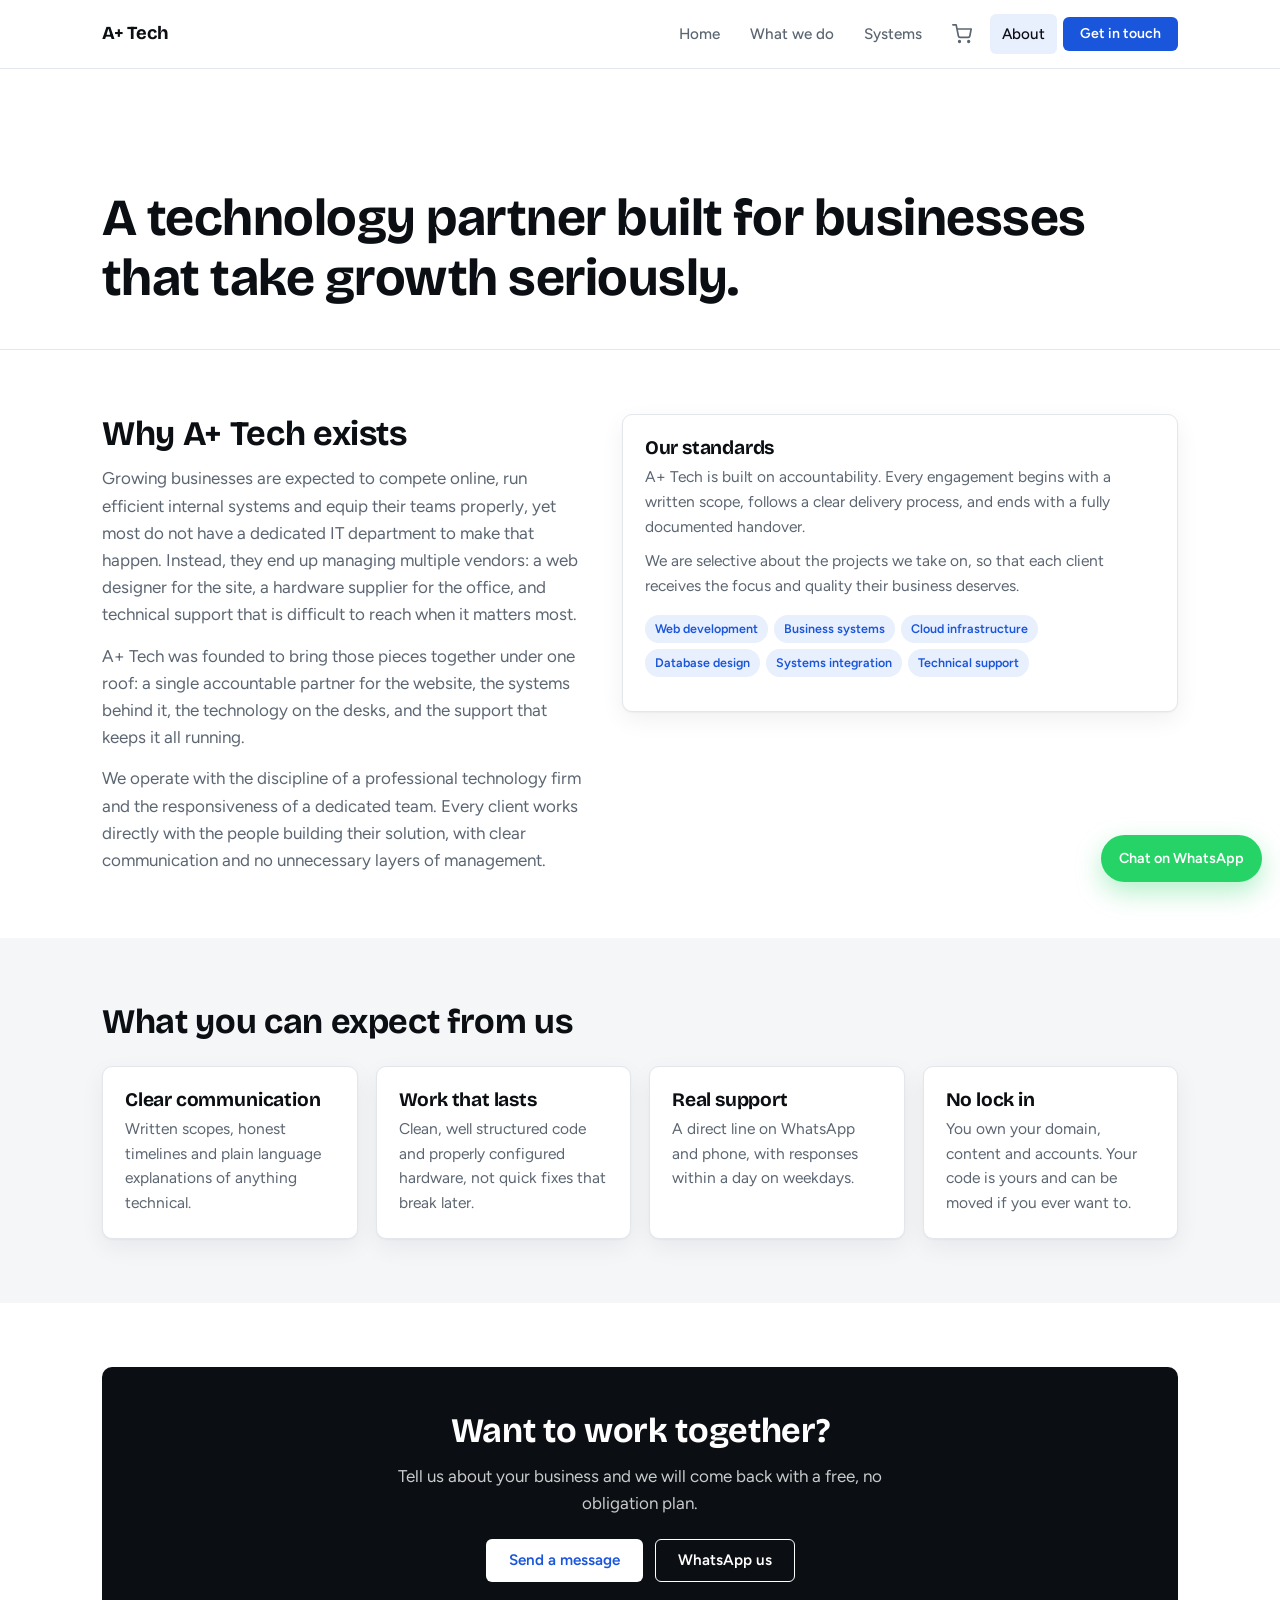
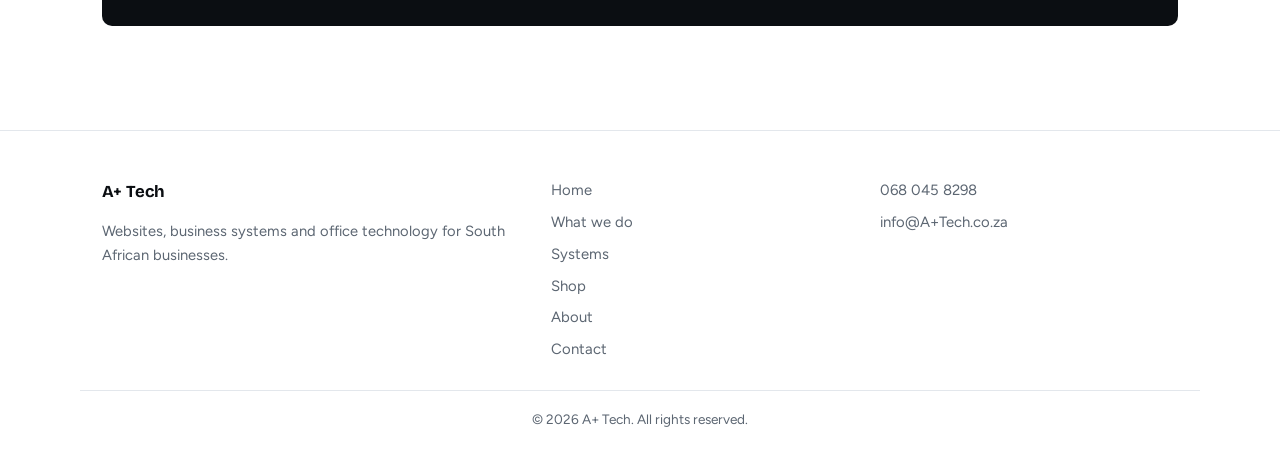
<file: about.html>
<!DOCTYPE html>
<html lang="en">
<head>
<meta charset="UTF-8">
<meta name="viewport" content="width=device-width,initial-scale=1">
<title>About | A+ Tech</title>
<meta name="description" content="A+ Tech is a South African technology company delivering websites, business systems and office technology to growing businesses.">
<link rel="preconnect" href="https://fonts.googleapis.com">
<link rel="preconnect" href="https://fonts.gstatic.com" crossorigin>
<link href="https://fonts.googleapis.com/css2?family=Bricolage+Grotesque:opsz,wght@12..96,600;12..96,700&family=Figtree:wght@400;500;600&display=swap" rel="stylesheet">
<link rel="stylesheet" href="styles.css">
</head>
<body>
<header>
  <div class="w bar">
    <a class="brand" href="index.html">A+ Tech</a>
    <nav>
      <a href="index.html">Home</a>
      <a href="services.html">What we do</a>
      <a href="systems.html">Systems</a>
      <a href="shop.html" aria-label="Shop">
        <svg xmlns="http://www.w3.org/2000/svg" width="20" height="20" viewBox="0 0 24 24" fill="none" stroke="currentColor" stroke-width="2" stroke-linecap="round" stroke-linejoin="round" style="display:block;"><circle cx="9" cy="21" r="1"></circle><circle cx="20" cy="21" r="1"></circle><path d="M1 1h4l2.68 13.39a2 2 0 0 0 2 1.61h9.72a2 2 0 0 0 2-1.61L23 6H6"></path></svg>
      </a>
      <a href="about.html" aria-current="page">About</a>
      <a class="btn sm" href="contact.html">Get in touch</a>
    </nav>
  </div>
</header>

<main>
  <section class="page-h">
    <div class="w">
      <h1>A technology partner built for businesses that take growth seriously.</h1>
    </div>
  </section>

  <section class="sec">
    <div class="w two">
      <div>
        <h2>Why A+ Tech exists</h2>
        <p class="muted">Growing businesses are expected to compete online, run efficient internal systems and equip their teams properly, yet most do not have a dedicated IT department to make that happen. Instead, they end up managing multiple vendors: a web designer for the site, a hardware supplier for the office, and technical support that is difficult to reach when it matters most.</p>
        <p class="muted" style="margin-top:14px">A+ Tech was founded to bring those pieces together under one roof: a single accountable partner for the website, the systems behind it, the technology on the desks, and the support that keeps it all running.</p>
        <p class="muted" style="margin-top:14px">We operate with the discipline of a professional technology firm and the responsiveness of a dedicated team. Every client works directly with the people building their solution, with clear communication and no unnecessary layers of management.</p>
      </div>
      <div class="card">
        <h3>Our standards</h3>
        <p>A+ Tech is built on accountability. Every engagement begins with a written scope, follows a clear delivery process, and ends with a fully documented handover.</p>
        <p class="muted" style="margin-top:10px">We are selective about the projects we take on, so that each client receives the focus and quality their business deserves.</p>
        <div class="chips" style="margin-top:16px">
          <span>Web development</span>
          <span>Business systems</span>
          <span>Cloud infrastructure</span>
          <span>Database design</span>
          <span>Systems integration</span>
          <span>Technical support</span>
        </div>
      </div>
    </div>
  </section>

  <section class="sec tint">
    <div class="w">
      <h2>What you can expect from us</h2>
      <div class="g" style="margin-top:24px">
        <div class="card"><h3>Clear communication</h3><p>Written scopes, honest timelines and plain language explanations of anything technical.</p></div>
        <div class="card"><h3>Work that lasts</h3><p>Clean, well structured code and properly configured hardware, not quick fixes that break later.</p></div>
        <div class="card"><h3>Real support</h3><p>A direct line on WhatsApp and phone, with responses within a day on weekdays.</p></div>
        <div class="card"><h3>No lock in</h3><p>You own your domain, content and accounts. Your code is yours and can be moved if you ever want to.</p></div>
      </div>
    </div>
  </section>

  <section class="sec">
    <div class="w">
      <div class="cta">
        <h2>Want to work together?</h2>
        <p>Tell us about your business and we will come back with a free, no obligation plan.</p>
        <div class="row" style="justify-content:center">
          <a class="btn alt" href="contact.html">Send a message</a>
          <a class="btn ghost" style="color:#fff;border-color:#fff" href="https://wa.me/27833842647">WhatsApp us</a>
        </div>
      </div>
    </div>
  </section>
</main>

<footer>
  <div class="w foot">
    <div>
      <strong>A+ Tech</strong>
      <p class="muted">Websites, business systems and office technology for South African businesses.</p>
    </div>
    <div>
      <a href="index.html">Home</a>
      <a href="services.html">What we do</a>
      <a href="systems.html">Systems</a>
      <a href="shop.html">Shop</a>
      <a href="about.html">About</a>
      <a href="contact.html">Contact</a>
    </div>
    <div>
      <a href="tel:+27680458298">068 045 8298</a>
      <a href="mailto:tyrontshabalala64@gmail.com">info@A+Tech.co.za</a>
      
    </div>
  </div>
  <p class="w copy">&copy; 2026 A+ Tech. All rights reserved.</p>
</footer>

<a class="wa" href="https://wa.me/27680458298" target="_blank" rel="noopener">Chat on WhatsApp</a>
</body>
</html>
</file>
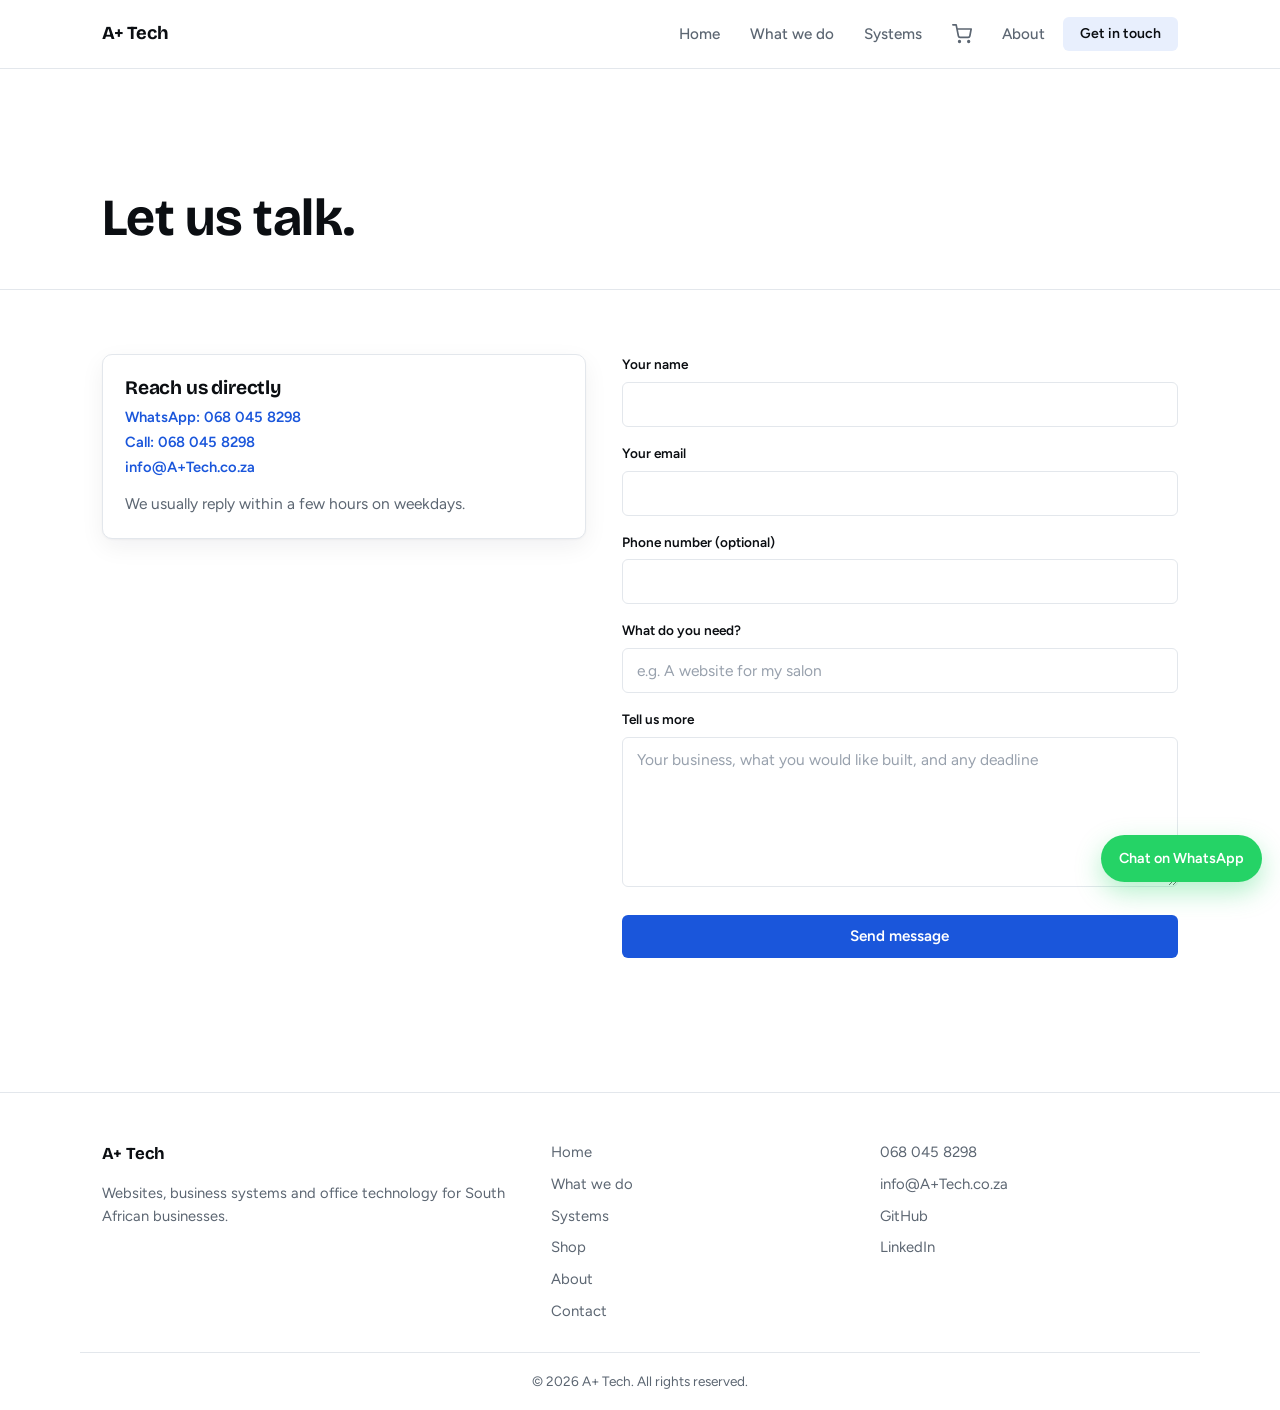
<file: contact.html>
<!DOCTYPE html>
<html lang="en">
<head>
<meta charset="UTF-8">
<meta name="viewport" content="width=device-width,initial-scale=1">
<title>Contact | A+ Tech</title>
<meta name="description" content="Get a free, no obligation plan for your business.">
<link rel="preconnect" href="https://fonts.googleapis.com">
<link rel="preconnect" href="https://fonts.gstatic.com" crossorigin>
<link href="https://fonts.googleapis.com/css2?family=Bricolage+Grotesque:opsz,wght@12..96,600;12..96,700&family=Figtree:wght@400;500;600&display=swap" rel="stylesheet">
<link rel="stylesheet" href="styles.css">
</head>
<body>
<header>
  <div class="w bar">
    <a class="brand" href="index.html">A+ Tech</a>
    <nav>
      <a href="index.html">Home</a>
      <a href="services.html">What we do</a>
      <a href="systems.html">Systems</a>
      <a href="shop.html" aria-label="Shop">
        <svg xmlns="http://www.w3.org/2000/svg" width="20" height="20" viewBox="0 0 24 24" fill="none" stroke="currentColor" stroke-width="2" stroke-linecap="round" stroke-linejoin="round" style="display:block;"><circle cx="9" cy="21" r="1"></circle><circle cx="20" cy="21" r="1"></circle><path d="M1 1h4l2.68 13.39a2 2 0 0 0 2 1.61h9.72a2 2 0 0 0 2-1.61L23 6H6"></path></svg>
      </a>
      <a href="about.html">About</a>
      <a class="btn sm" href="contact.html" aria-current="page">Get in touch</a>
    </nav>
  </div>
</header>

<main>
  <section class="page-h">
    <div class="w">
      <h1>Let us talk.</h1>
    </div>
  </section>

  <section class="sec">
    <div class="w two">
      <div>
        <div class="card">
          <h3>Reach us directly</h3>
          <p><a href="https://wa.me/27680458298">WhatsApp: 068 045 8298</a></p>
          <p><a href="tel:+27680458298">Call: 068 045 8298</a></p>
          <p><a href="mailto:info@A+Tech.co.za">info@A+Tech.co.za</a></p>
          <p style="margin-top:12px">We usually reply within a few hours on weekdays.</p>
        </div>
      </div>

      <form id="f" action="https://formspree.io/f/mqerzlyg" method="POST">
        <label for="name">Your name</label>
        <input id="name" name="name" required autocomplete="name">

        <label for="email">Your email</label>
        <input id="email" name="email" type="email" required autocomplete="email">

        <label for="phone">Phone number (optional)</label>
        <input id="phone" name="phone" type="tel" autocomplete="tel">

        <label for="subject">What do you need?</label>
        <input id="subject" name="subject" placeholder="e.g. A website for my salon" required>

        <label for="message">Tell us more</label>
        <textarea id="message" name="message" placeholder="Your business, what you would like built, and any deadline" required></textarea>

        <input name="_gotcha" style="display:none" tabindex="-1" autocomplete="off">
        <button class="btn" id="b">Send message</button>
        <p id="status" role="status"></p>
      </form>
    </div>
  </section>

  <script>
    const f = document.getElementById('f'), s = document.getElementById('status'), b = document.getElementById('b');
    f.addEventListener('submit', async e => {
      e.preventDefault();
      b.disabled = true;
      b.textContent = 'Sending...';
      s.textContent = '';
      try {
        const r = await fetch(f.action, {
          method: 'POST',
          headers: { Accept: 'application/json' },
          body: new FormData(f)
        });
        if (r.ok) {
          s.textContent = 'Thanks, your message is sent. We will reply soon.';
          f.reset();
        } else throw 0;
      } catch {
        s.textContent = 'That did not send. Please try again or message us on WhatsApp.';
      }
      b.disabled = false;
      b.textContent = 'Send message';
    });
  </script>
</main>

<footer>
  <div class="w foot">
    <div>
      <strong>A+ Tech</strong>
      <p class="muted">Websites, business systems and office technology for South African businesses.</p>
    </div>
    <div>
      <a href="index.html">Home</a>
      <a href="services.html">What we do</a>
      <a href="systems.html">Systems</a>
      <a href="shop.html">Shop</a>
      <a href="about.html">About</a>
      <a href="contact.html">Contact</a>
    </div>
    <div>
      <a href="tel:+27680458298">068 045 8298</a>
      <a href="mailto:info@A+Tech.co.za">info@A+Tech.co.za</a>
      <a href="https://github.com/tyrontshabalala64-droid" target="_blank" rel="noopener">GitHub</a>
      <a href="https://www.linkedin.com/in/vuako-tshabalala-975878266/" target="_blank" rel="noopener">LinkedIn</a>
    </div>
  </div>
  <p class="w copy">&copy; 2026 A+ Tech. All rights reserved.</p>
</footer>

<a class="wa" href="https://wa.me/27680458298" target="_blank" rel="noopener">Chat on WhatsApp</a>
</body>
</html>
</file>
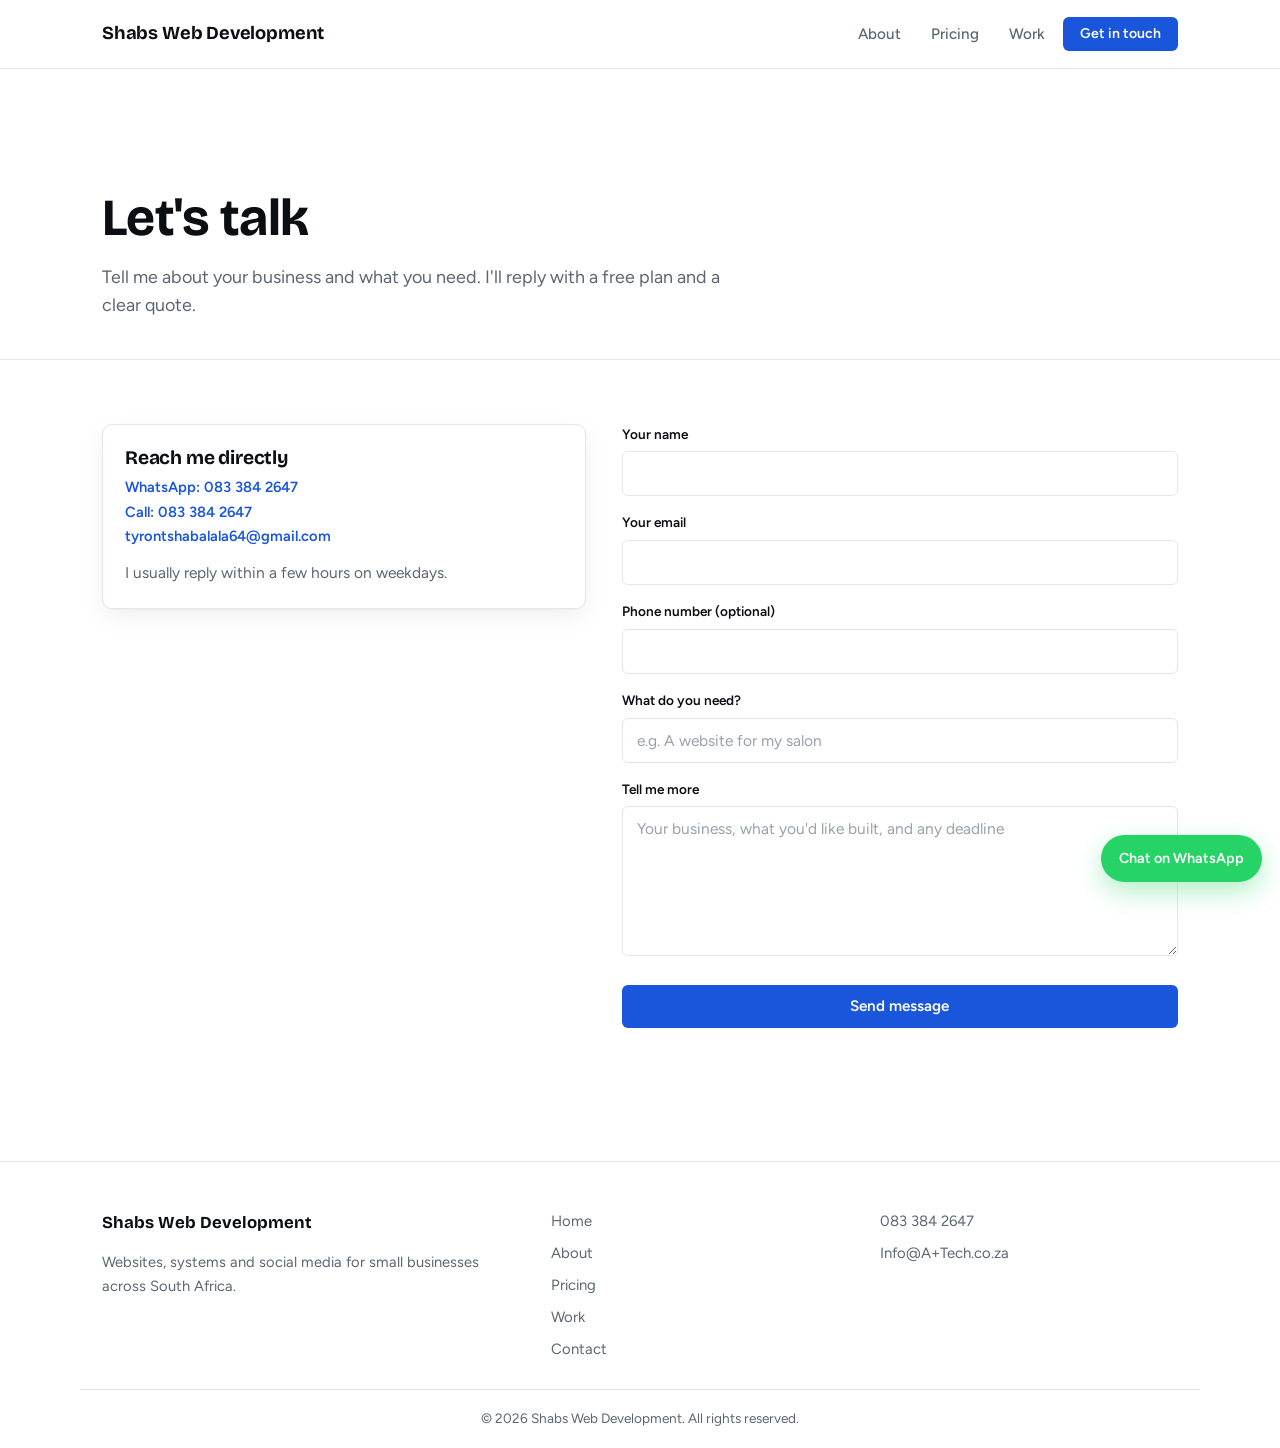
<file: portfolio.html>
<!DOCTYPE html>
<html lang="en">
<head>
<meta charset="UTF-8">
<meta name="viewport" content="width=device-width,initial-scale=1">
<title>Contact | Shabs Web Development</title>
<meta name="description" content="Get a free, no-obligation plan for your business.">
<link rel="preconnect" href="https://fonts.googleapis.com">
<link rel="preconnect" href="https://fonts.gstatic.com" crossorigin>
<link href="https://fonts.googleapis.com/css2?family=Bricolage+Grotesque:opsz,wght@12..96,600;12..96,700&family=Figtree:wght@400;500;600&display=swap" rel="stylesheet">
<link rel="stylesheet" href="styles.css">
</head>
<body>
<header>
  <div class="w bar">
    <a class="brand" href="index.html">Shabs Web Development</a>
    <nav>
      <a href="about.html">About</a>
      <a href="services.html">Pricing</a>
      <a href="portfolio.html">Work</a>
      <a class="btn sm" href="contact.html">Get in touch</a>
    </nav>
  </div>
</header>

<main>
  <section class="page-h">
    <div class="w">
      <h1>Let's talk</h1>
      <p class="lead">Tell me about your business and what you need. I'll reply with a free plan and a clear quote.</p>
    </div>
  </section>

  <section class="sec">
    <div class="w two">
      <div>
        <div class="card">
          <h3>Reach me directly</h3>
          <p><a href="https://wa.me/27833842647">WhatsApp: 083 384 2647</a></p>
          <p><a href="tel:+27833842647">Call: 083 384 2647</a></p>
          <p><a href="mailto:tyrontshabalala64@gmail.com">tyrontshabalala64@gmail.com</a></p>
          <p style="margin-top:12px">I usually reply within a few hours on weekdays.</p>
        </div>
      </div>

      <form id="f" action="https://formspree.io/f/mqerzlyg" method="POST">
        <label for="name">Your name</label>
        <input id="name" name="name" required autocomplete="name">

        <label for="email">Your email</label>
        <input id="email" name="email" type="email" required autocomplete="email">

        <label for="phone">Phone number (optional)</label>
        <input id="phone" name="phone" type="tel" autocomplete="tel">

        <label for="subject">What do you need?</label>
        <input id="subject" name="subject" placeholder="e.g. A website for my salon" required>

        <label for="message">Tell me more</label>
        <textarea id="message" name="message" placeholder="Your business, what you'd like built, and any deadline" required></textarea>

        <input name="_gotcha" style="display:none" tabindex="-1" autocomplete="off">
        <button class="btn" id="b">Send message</button>
        <p id="status" role="status"></p>
      </form>
    </div>
  </section>

  <script>
    const f = document.getElementById('f'), s = document.getElementById('status'), b = document.getElementById('b');
    f.addEventListener('submit', async e => {
      e.preventDefault();
      b.disabled = true;
      b.textContent = 'Sending...';
      s.textContent = '';
      try {
        const r = await fetch(f.action, {
          method: 'POST',
          headers: { Accept: 'application/json' },
          body: new FormData(f)
        });
        if (r.ok) {
          s.textContent = 'Thanks, your message is sent. I will reply soon.';
          f.reset();
        } else throw 0;
      } catch {
        s.textContent = 'That did not send. Please try again or message me on WhatsApp.';
      }
      b.disabled = false;
      b.textContent = 'Send message';
    });
  </script>
</main>

<footer>
  <div class="w foot">
    <div>
      <strong>Shabs Web Development</strong>
      <p class="muted">Websites, systems and social media for small businesses across South Africa.</p>
    </div>
    <div>
      <a href="index.html">Home</a>
      <a href="about.html">About</a>
      <a href="services.html">Pricing</a>
      <a href="portfolio.html">Work</a>
      <a href="contact.html">Contact</a>
    </div>
    <div>
      <a href="tel:+27680458298">083 384 2647</a>
      <a href="mailto:tyrontshabalala64@gmail.com">Info@A+Tech.co.za</a>
     
    </div>
  </div>
  <p class="w copy">&copy; 2026 Shabs Web Development. All rights reserved.</p>
</footer>

<a class="wa" href="https://wa.me/27680458298" target="_blank" rel="noopener">Chat on WhatsApp</a>
</body>
</html>
</file>
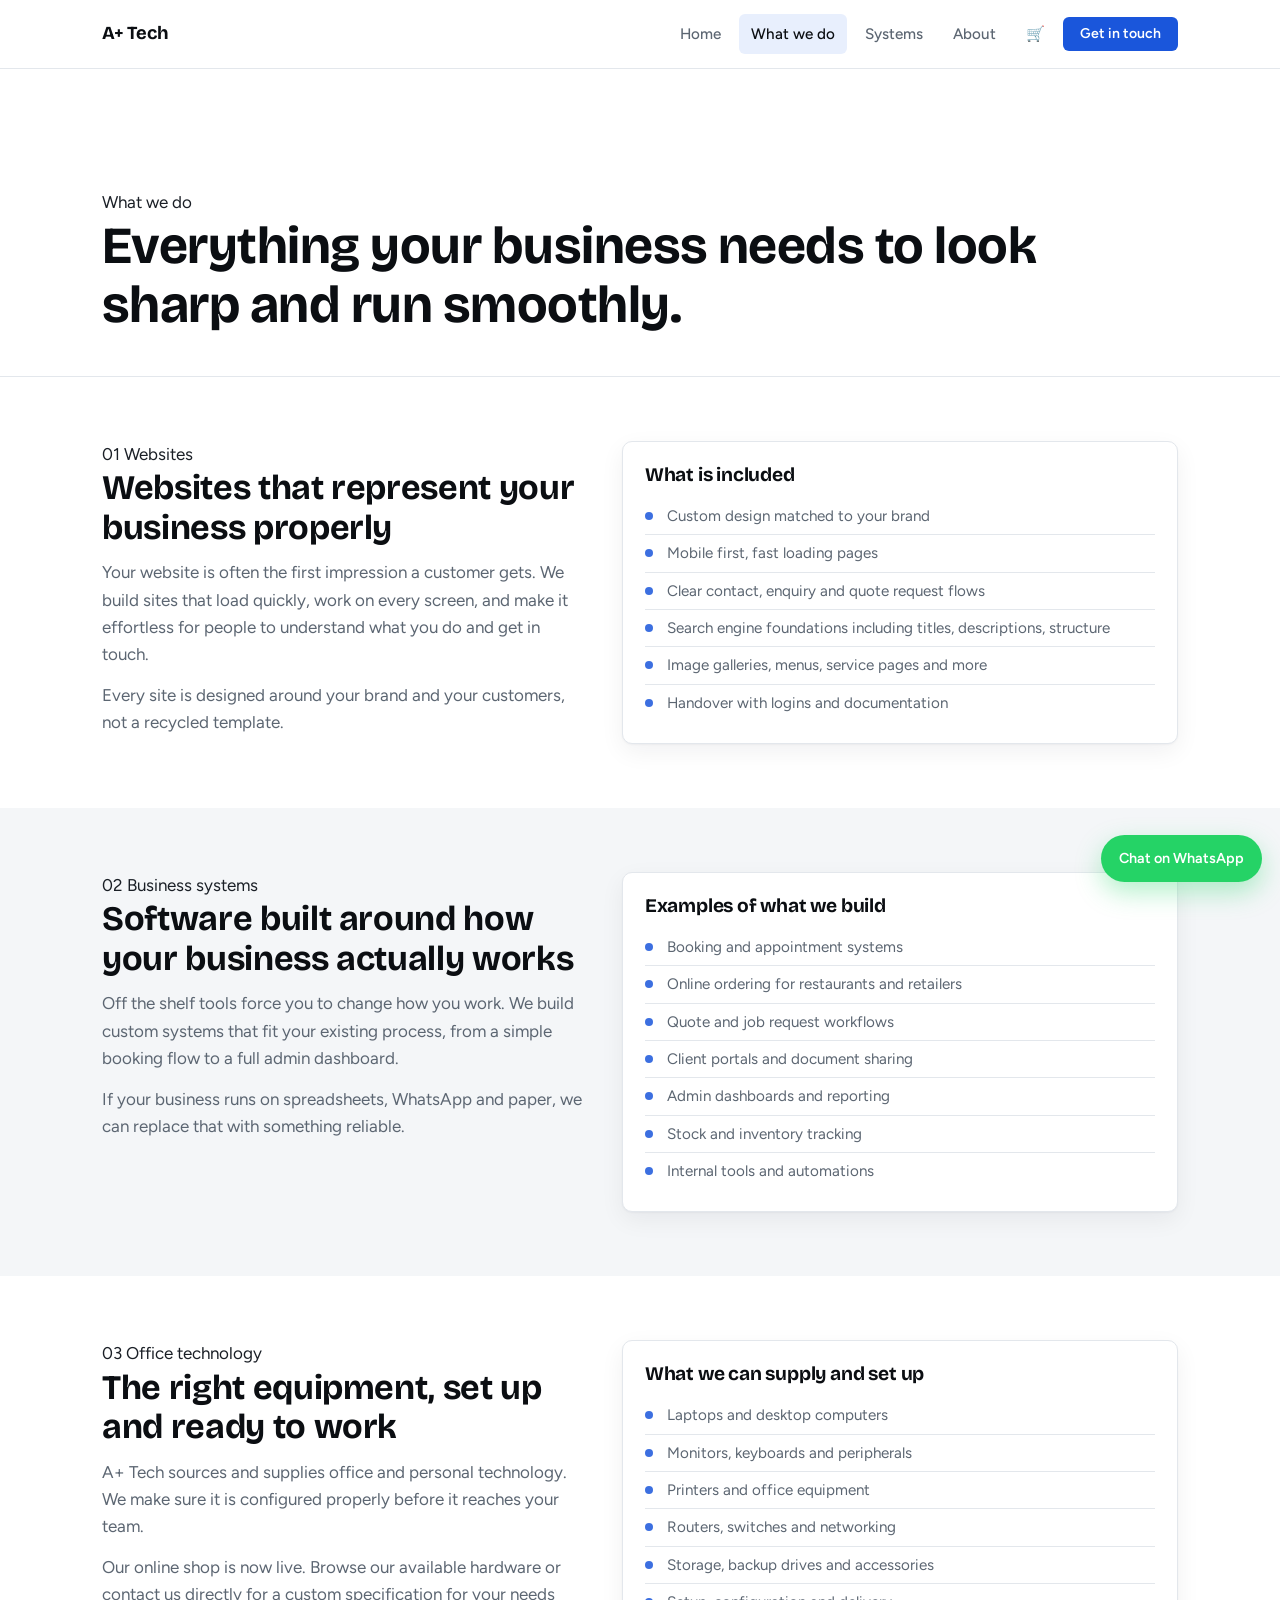
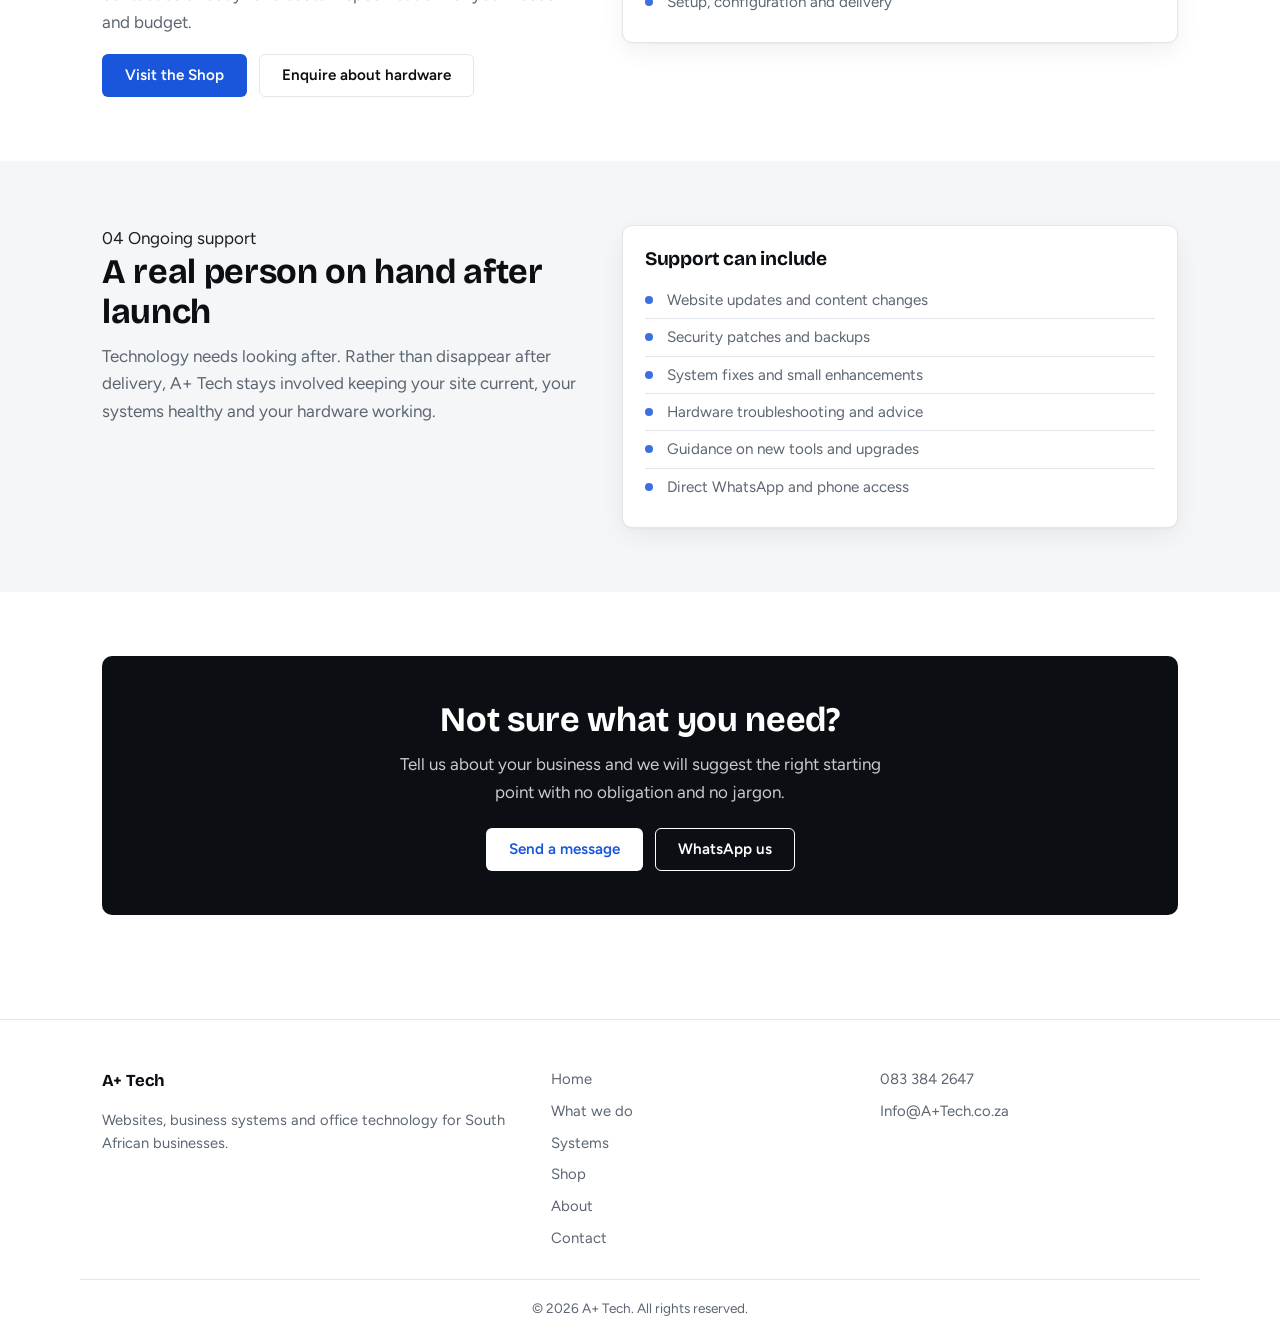
<file: services.html>
<!DOCTYPE html>
<html lang="en">
<head>
<meta charset="UTF-8">
<meta name="viewport" content="width=device-width,initial-scale=1">
<title>What we do | A+ Tech</title>
<meta name="description" content="Websites, business systems, office technology and ongoing support for South African businesses.">
<link rel="preconnect" href="https://fonts.googleapis.com">
<link rel="preconnect" href="https://fonts.gstatic.com" crossorigin>
<link href="https://fonts.googleapis.com/css2?family=Bricolage+Grotesque:opsz,wght@12..96,600;12..96,700&family=Figtree:wght@400;500;600&display=swap" rel="stylesheet">
<link rel="stylesheet" href="styles.css">
</head>
<body>
<header>
  <div class="w bar">
    <a class="brand" href="index.html">A+ Tech</a>
    <nav>
      <a href="index.html">Home</a>
      <a href="services.html" aria-current="page">What we do</a>
      <a href="systems.html">Systems</a>
      <a href="about.html">About</a>
      <a href="shop.html">🛒</a>
      <a class="btn sm" href="contact.html">Get in touch</a>
    </nav>
  </div>
</header>

<main>
  <section class="page-h">
    <div class="w">
      <p class="eyebrow">What we do</p>
      <h1>Everything your business needs to look sharp and run smoothly.</h1>
    </div>
  </section>

  <section class="sec" id="websites">
    <div class="w two">
      <div>
        <p class="eyebrow">01 Websites</p>
        <h2>Websites that represent your business properly</h2>
        <p class="muted">Your website is often the first impression a customer gets. We build sites that load quickly, work on every screen, and make it effortless for people to understand what you do and get in touch.</p>
        <p class="muted" style="margin-top:14px">Every site is designed around your brand and your customers, not a recycled template.</p>
      </div>
      <div class="card">
        <h3>What is included</h3>
        <ul>
          <li>Custom design matched to your brand</li>
          <li>Mobile first, fast loading pages</li>
          <li>Clear contact, enquiry and quote request flows</li>
          <li>Search engine foundations including titles, descriptions, structure</li>
          <li>Image galleries, menus, service pages and more</li>
          <li>Handover with logins and documentation</li>
        </ul>
      </div>
    </div>
  </section>

  <section class="sec tint" id="systems">
    <div class="w two">
      <div>
        <p class="eyebrow">02 Business systems</p>
        <h2>Software built around how your business actually works</h2>
        <p class="muted">Off the shelf tools force you to change how you work. We build custom systems that fit your existing process, from a simple booking flow to a full admin dashboard.</p>
        <p class="muted" style="margin-top:14px">If your business runs on spreadsheets, WhatsApp and paper, we can replace that with something reliable.</p>
      </div>
      <div class="card">
        <h3>Examples of what we build</h3>
        <ul>
          <li>Booking and appointment systems</li>
          <li>Online ordering for restaurants and retailers</li>
          <li>Quote and job request workflows</li>
          <li>Client portals and document sharing</li>
          <li>Admin dashboards and reporting</li>
          <li>Stock and inventory tracking</li>
          <li>Internal tools and automations</li>
        </ul>
      </div>
    </div>
  </section>

  <section class="sec" id="hardware">
    <div class="w two">
      <div>
        <p class="eyebrow">03 Office technology</p>
        <h2>The right equipment, set up and ready to work</h2>
        <p class="muted">A+ Tech sources and supplies office and personal technology. We make sure it is configured properly before it reaches your team.</p>
        <p class="muted" style="margin-top:14px">Our online shop is now live. Browse our available hardware or contact us directly for a custom specification for your needs and budget.</p>
        <div class="row" style="margin-top:18px">
          <a class="btn" href="shop.html">Visit the Shop</a>
          <a class="btn ghost" href="contact.html">Enquire about hardware</a>
        </div>
      </div>
      <div class="card">
        <h3>What we can supply and set up</h3>
        <ul>
          <li>Laptops and desktop computers</li>
          <li>Monitors, keyboards and peripherals</li>
          <li>Printers and office equipment</li>
          <li>Routers, switches and networking</li>
          <li>Storage, backup drives and accessories</li>
          <li>Setup, configuration and delivery</li>
        </ul>
      </div>
    </div>
  </section>

  <section class="sec tint" id="support">
    <div class="w two">
      <div>
        <p class="eyebrow">04 Ongoing support</p>
        <h2>A real person on hand after launch</h2>
        <p class="muted">Technology needs looking after. Rather than disappear after delivery, A+ Tech stays involved keeping your site current, your systems healthy and your hardware working.</p>
      </div>
      <div class="card">
        <h3>Support can include</h3>
        <ul>
          <li>Website updates and content changes</li>
          <li>Security patches and backups</li>
          <li>System fixes and small enhancements</li>
          <li>Hardware troubleshooting and advice</li>
          <li>Guidance on new tools and upgrades</li>
          <li>Direct WhatsApp and phone access</li>
        </ul>
      </div>
    </div>
  </section>

  <section class="sec">
    <div class="w">
      <div class="cta">
        <h2>Not sure what you need?</h2>
        <p>Tell us about your business and we will suggest the right starting point with no obligation and no jargon.</p>
        <div class="row" style="justify-content:center">
          <a class="btn alt" href="contact.html">Send a message</a>
          <a class="btn ghost" style="color:#fff;border-color:#fff" href="https://wa.me/27833842647">WhatsApp us</a>
        </div>
      </div>
    </div>
  </section>
</main>

<footer>
  <div class="w foot">
    <div>
      <strong>A+ Tech</strong>
      <p class="muted">Websites, business systems and office technology for South African businesses.</p>
    </div>
    <div>
      <a href="index.html">Home</a>
      <a href="services.html">What we do</a>
      <a href="systems.html">Systems</a>
      <a href="shop.html">Shop</a>
      <a href="about.html">About</a>
      <a href="contact.html">Contact</a>
    </div>
    <div>
      <a href="tel:+27680458298">083 384 2647</a>
      <a href="mailto:tyrontshabalala64@gmail.com">Info@A+Tech.co.za</a>
       
    </div>
  </div>
  <p class="w copy">&copy; 2026 A+ Tech. All rights reserved.</p>
</footer>

<a class="wa" href="https://wa.me/27680458298" target="_blank" rel="noopener">Chat on WhatsApp</a>
</body>
</html>
</file>
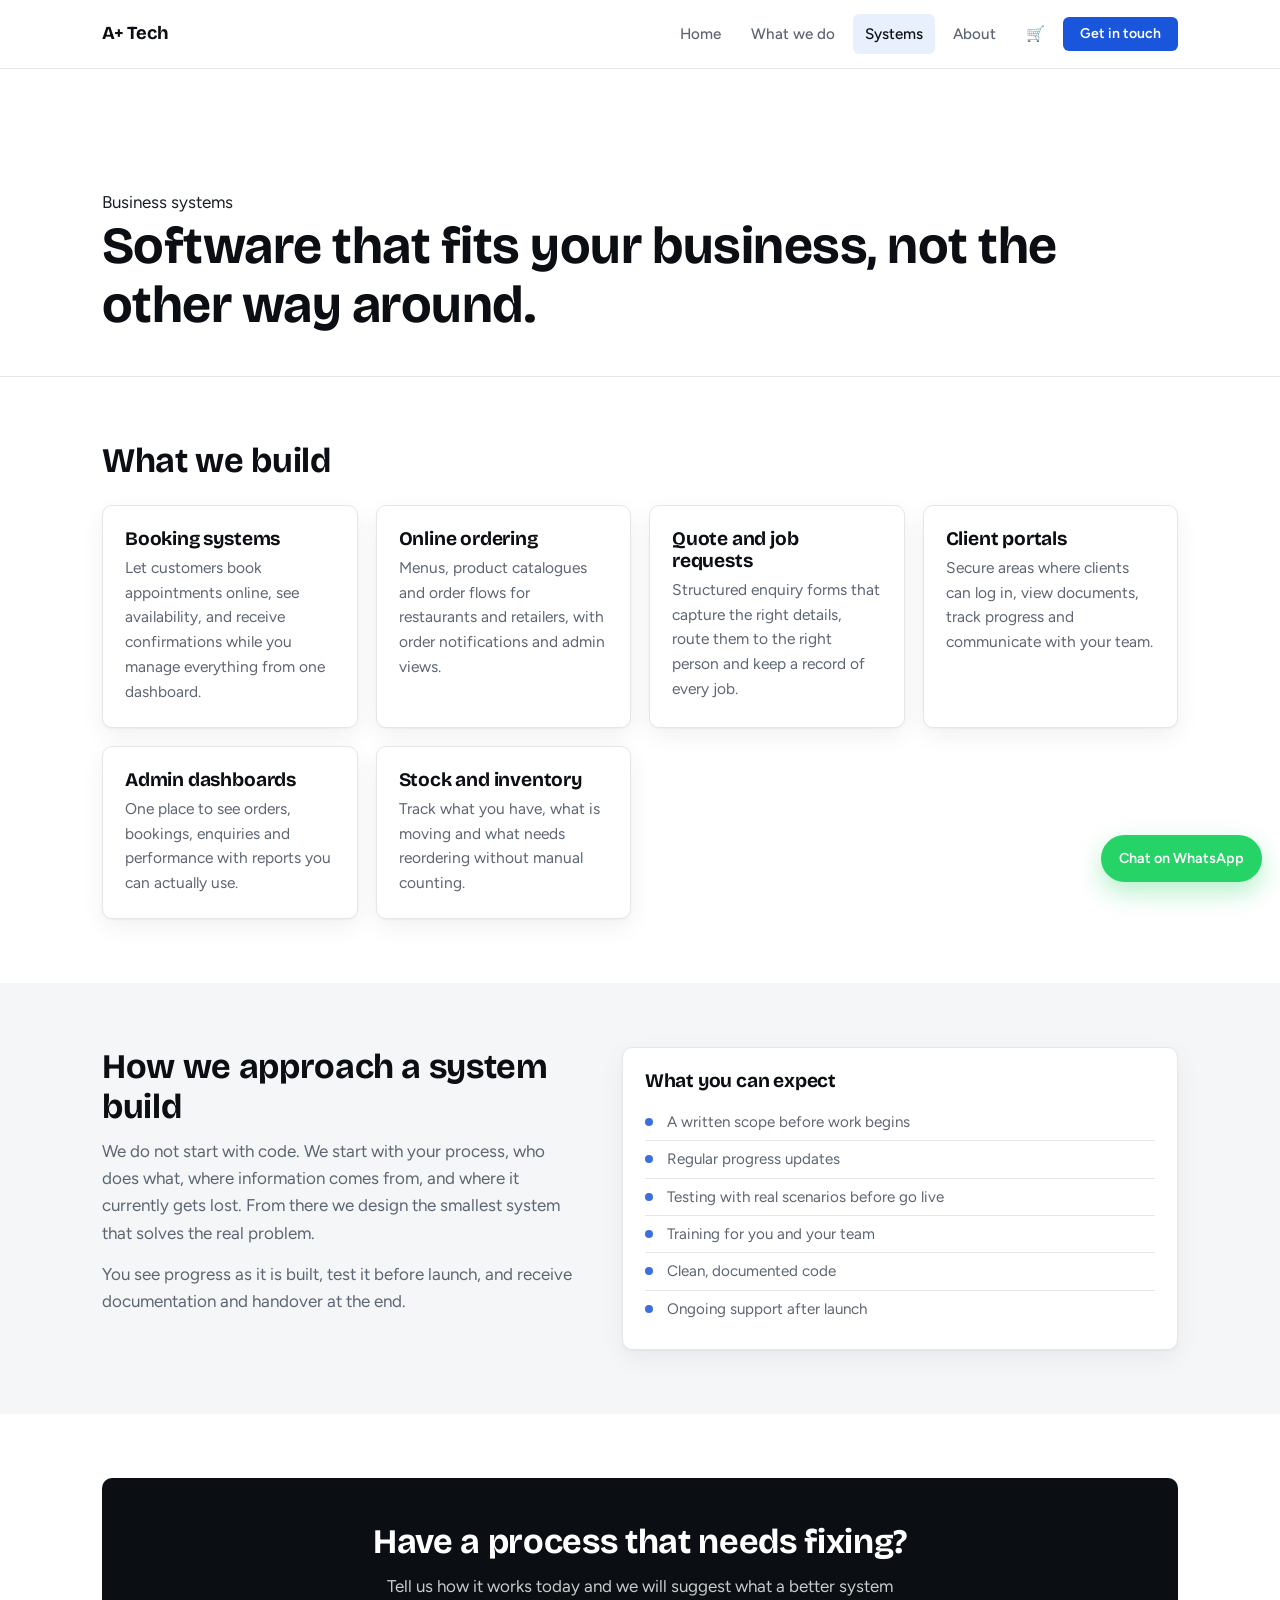
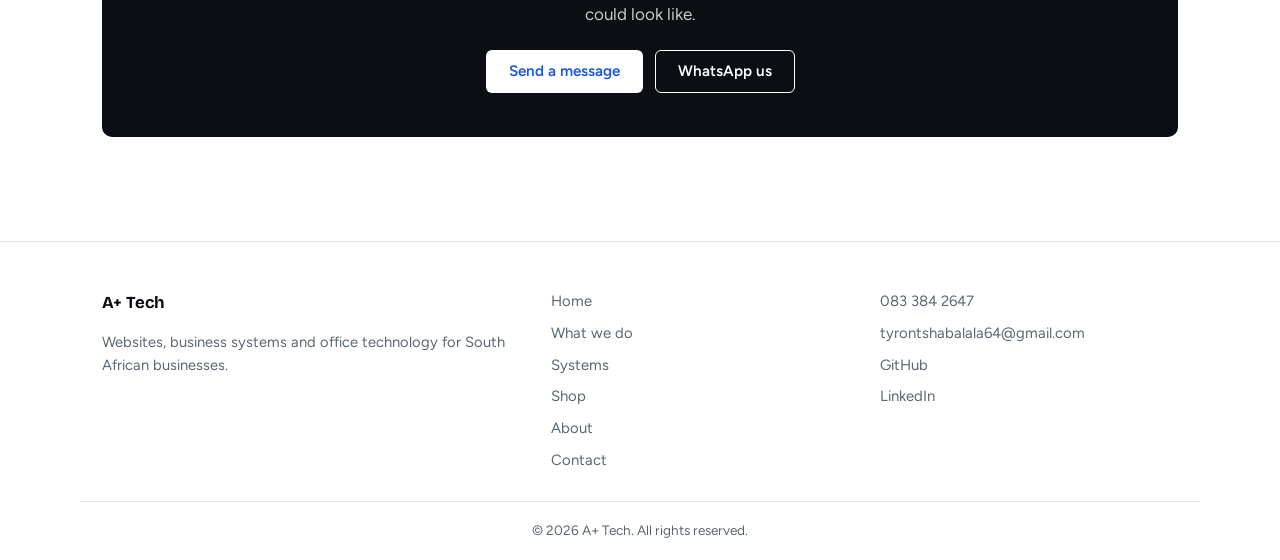
<file: systems.html>
<!DOCTYPE html>
<html lang="en">
<head>
<meta charset="UTF-8">
<meta name="viewport" content="width=device-width,initial-scale=1">
<title>Business systems | A+ Tech</title>
<meta name="description" content="Custom booking, ordering, quoting and admin systems built around how your business works.">
<link rel="preconnect" href="https://fonts.googleapis.com">
<link rel="preconnect" href="https://fonts.gstatic.com" crossorigin>
<link href="https://fonts.googleapis.com/css2?family=Bricolage+Grotesque:opsz,wght@12..96,600;12..96,700&family=Figtree:wght@400;500;600&display=swap" rel="stylesheet">
<link rel="stylesheet" href="styles.css">
</head>
<body>
<header>
  <div class="w bar">
    <a class="brand" href="index.html">A+ Tech</a>
    <nav>
      <a href="index.html">Home</a>
      <a href="services.html">What we do</a>
      <a href="systems.html" aria-current="page">Systems</a>
      <a href="about.html">About</a>
      <a href="shop.html">🛒</a>
      <a class="btn sm" href="contact.html">Get in touch</a>
    </nav>
  </div>
</header>

<main>
  <section class="page-h">
    <div class="w">
      <p class="eyebrow">Business systems</p>
      <h1>Software that fits your business, not the other way around.</h1>
    </div>
  </section>

  <section class="sec">
    <div class="w">
      <h2>What we build</h2>
      <div class="g" style="margin-top:24px">
        <div class="card">
          <h3>Booking systems</h3>
          <p>Let customers book appointments online, see availability, and receive confirmations while you manage everything from one dashboard.</p>
        </div>
        <div class="card">
          <h3>Online ordering</h3>
          <p>Menus, product catalogues and order flows for restaurants and retailers, with order notifications and admin views.</p>
        </div>
        <div class="card">
          <h3>Quote and job requests</h3>
          <p>Structured enquiry forms that capture the right details, route them to the right person and keep a record of every job.</p>
        </div>
        <div class="card">
          <h3>Client portals</h3>
          <p>Secure areas where clients can log in, view documents, track progress and communicate with your team.</p>
        </div>
        <div class="card">
          <h3>Admin dashboards</h3>
          <p>One place to see orders, bookings, enquiries and performance with reports you can actually use.</p>
        </div>
        <div class="card">
          <h3>Stock and inventory</h3>
          <p>Track what you have, what is moving and what needs reordering without manual counting.</p>
        </div>
      </div>
    </div>
  </section>

  <section class="sec tint">
    <div class="w two">
      <div>
        <h2>How we approach a system build</h2>
        <p class="muted">We do not start with code. We start with your process, who does what, where information comes from, and where it currently gets lost. From there we design the smallest system that solves the real problem.</p>
        <p class="muted" style="margin-top:14px">You see progress as it is built, test it before launch, and receive documentation and handover at the end.</p>
      </div>
      <div class="card">
        <h3>What you can expect</h3>
        <ul>
          <li>A written scope before work begins</li>
          <li>Regular progress updates</li>
          <li>Testing with real scenarios before go live</li>
          <li>Training for you and your team</li>
          <li>Clean, documented code</li>
          <li>Ongoing support after launch</li>
        </ul>
      </div>
    </div>
  </section>

  <section class="sec">
    <div class="w">
      <div class="cta">
        <h2>Have a process that needs fixing?</h2>
        <p>Tell us how it works today and we will suggest what a better system could look like.</p>
        <div class="row" style="justify-content:center">
          <a class="btn alt" href="contact.html">Send a message</a>
          <a class="btn ghost" style="color:#fff;border-color:#fff" href="https://wa.me/27833842647">WhatsApp us</a>
        </div>
      </div>
    </div>
  </section>
</main>

<footer>
  <div class="w foot">
    <div>
      <strong>A+ Tech</strong>
      <p class="muted">Websites, business systems and office technology for South African businesses.</p>
    </div>
    <div>
      <a href="index.html">Home</a>
      <a href="services.html">What we do</a>
      <a href="systems.html">Systems</a>
      <a href="shop.html">Shop</a>
      <a href="about.html">About</a>
      <a href="contact.html">Contact</a>
    </div>
    <div>
      <a href="tel:+27833842647">083 384 2647</a>
      <a href="mailto:tyrontshabalala64@gmail.com">tyrontshabalala64@gmail.com</a>
      <a href="https://github.com/tyrontshabalala64-droid" target="_blank" rel="noopener">GitHub</a>
      <a href="https://www.linkedin.com/in/vuako-tshabalala-975878266/" target="_blank" rel="noopener">LinkedIn</a>
    </div>
  </div>
  <p class="w copy">&copy; 2026 A+ Tech. All rights reserved.</p>
</footer>

<a class="wa" href="https://wa.me/27833842647" target="_blank" rel="noopener">Chat on WhatsApp</a>
</body>
</html>
</file>
<file: styles.css>
/* ============================================================
   A+ Tech — styles.css (Clean Light Mode)
   ============================================================ */

*, *::before, *::after { box-sizing: border-box; margin: 0; padding: 0; }

:root {
    --ink: #0b0e12;
    --paper: #ffffff;
    --soft: #f4f6f8;
    --line: #e3e7ec;
    --text: #1a1f26;
    --muted: #5c6672;
    --accent: #1a56db;
    --accent-dark: #1443b0;
    --accent-soft: #e8effd;
    --radius: 10px;
    --radius-sm: 6px;
    --shadow: 0 1px 2px rgba(16,24,40,.04), 0 8px 24px rgba(16,24,40,.06);
    --font-head: 'Bricolage Grotesque', system-ui, sans-serif;
    --font-body: 'Figtree', system-ui, -apple-system, sans-serif;
    --max: 1120px;
}

html { scroll-behavior: smooth; -webkit-text-size-adjust: 100%; }

body {
    font-family: var(--font-body);
    font-size: 17px;
    line-height: 1.6;
    color: var(--text);
    background: var(--paper);
    -webkit-font-smoothing: antialiased;
    text-rendering: optimizeLegibility;
}

img, svg { max-width: 100%; display: block; }
a { color: var(--accent); text-decoration: none; }
a:hover { text-decoration: underline; }

h1, h2, h3, h4 {
    font-family: var(--font-head);
    font-weight: 700;
    line-height: 1.15;
    color: var(--ink);
    letter-spacing: -0.01em;
}
h1 { font-size: clamp(2rem, 1.4rem + 2.6vw, 3.25rem); }
h2 { font-size: clamp(1.5rem, 1.2rem + 1.4vw, 2.15rem); margin-bottom: 12px; }
h3 { font-size: 1.2rem; margin-bottom: 6px; }
p  { color: var(--text); }

.muted { color: var(--muted); }
small { font-size: 0.85em; color: var(--muted); }

/* Layout */
.w { max-width: var(--max); margin: 0 auto; padding: 0 22px; }
.sec { padding: 64px 0; }
.sec.tint { background: var(--soft); }

.page-h {
    padding: 120px 0 40px;
    border-bottom: 1px solid var(--line);
    background: var(--paper);
}
.page-h .lead { max-width: 640px; margin-top: 14px; }

.lead {
    font-size: 1.12rem;
    color: var(--muted);
    line-height: 1.55;
}

.row { display: flex; flex-wrap: wrap; gap: 12px; align-items: center; }

/* Header */
header {
    position: sticky;
    top: 0;
    z-index: 50;
    background: rgba(255,255,255,.92);
    backdrop-filter: saturate(180%) blur(10px);
    -webkit-backdrop-filter: saturate(180%) blur(10px);
    border-bottom: 1px solid var(--line);
}
.bar {
    display: flex;
    align-items: center;
    justify-content: space-between;
    gap: 16px;
    padding-top: 14px;
    padding-bottom: 14px;
    flex-wrap: wrap;
}
.brand {
    font-family: var(--font-head);
    font-weight: 700;
    font-size: 1.15rem;
    color: var(--ink);
    letter-spacing: -0.01em;
}
.brand:hover { text-decoration: none; color: var(--accent); }

header nav {
    display: flex;
    align-items: center;
    gap: 6px;
    flex-wrap: wrap;
}
header nav a {
    color: var(--muted);
    font-weight: 500;
    font-size: 0.95rem;
    padding: 8px 12px;
    border-radius: var(--radius-sm);
    transition: background .15s ease, color .15s ease;
    display: flex;
    align-items: center;
}
header nav a:hover {
    color: var(--ink);
    background: var(--soft);
    text-decoration: none;
}
header nav a[aria-current="page"] {
    color: var(--ink);
    background: var(--accent-soft);
}

/* Buttons */
.btn {
    display: inline-flex;
    align-items: center;
    justify-content: center;
    gap: 8px;
    font-family: var(--font-body);
    font-weight: 600;
    font-size: 0.95rem;
    line-height: 1;
    padding: 13px 22px;
    border-radius: var(--radius-sm);
    background: var(--accent);
    color: #fff;
    border: 1px solid transparent;
    cursor: pointer;
    transition: background .15s ease, transform .15s ease, box-shadow .15s ease, color .15s ease, border-color .15s ease;
    text-decoration: none;
}
.btn:hover {
    background: var(--accent-dark);
    text-decoration: none;
    transform: translateY(-1px);
    box-shadow: 0 6px 16px rgba(26,86,219,.2);
}
.btn.ghost {
    background: transparent;
    color: var(--ink);
    border-color: var(--line);
}
.btn.ghost:hover {
    border-color: var(--ink);
    background: var(--soft);
    color: var(--ink);
    box-shadow: none;
}
.btn.alt {
    background: #fff;
    color: var(--accent);
}
.btn.alt:hover {
    background: #f4f7ff;
    color: var(--accent-dark);
}
.btn.sm { padding: 9px 16px; font-size: 0.88rem; }

/* Cards & grids */
.g {
    display: grid;
    grid-template-columns: repeat(auto-fit, minmax(240px, 1fr));
    gap: 18px;
}
.card {
    background: #fff;
    border: 1px solid var(--line);
    border-radius: var(--radius);
    padding: 22px;
    box-shadow: var(--shadow);
    transition: border-color .15s ease, transform .15s ease;
}
.card:hover { border-color: #cfd6df; }
.card h3 { margin-bottom: 6px; }
.card p { color: var(--muted); font-size: 0.97rem; }
.card a { font-weight: 600; font-size: 0.92rem; }
.card ul { list-style: none; margin: 12px 0 0; padding: 0; }
.card ul li {
    position: relative;
    padding: 6px 0 6px 22px;
    color: var(--muted);
    font-size: 0.95rem;
    border-bottom: 1px solid var(--line);
}
.card ul li:last-child { border-bottom: none; }
.card ul li::before {
    content: "";
    position: absolute;
    left: 0;
    top: 14px;
    width: 8px;
    height: 8px;
    border-radius: 50%;
    background: var(--accent);
    opacity: .85;
}
.card.step { position: relative; }
.card.step b {
    display: inline-flex;
    align-items: center;
    justify-content: center;
    width: 34px;
    height: 34px;
    border-radius: 50%;
    background: var(--accent-soft);
    color: var(--accent);
    font-family: var(--font-head);
    font-size: 1rem;
    margin-bottom: 12px;
}

/* Hero (Light Mode) */
.hero {
    padding: 84px 0 68px;
    background:
        radial-gradient(1200px 400px at 80% -10%, var(--accent-soft), transparent 60%),
        var(--paper);
    border-bottom: 1px solid var(--line);
}
.hero .w {
    display: grid;
    grid-template-columns: 1.15fr 1fr;
    gap: 48px;
    align-items: center;
}
.hero h1 { margin-bottom: 18px; }
.hero .lead { margin-bottom: 26px; max-width: 540px; }

.plan {
    background: #fff;
    border: 1px solid var(--line);
    border-radius: var(--radius);
    padding: 26px 26px 22px;
    box-shadow: var(--shadow);
}
.plan h3 { font-size: 1.05rem; margin-bottom: 14px; color: var(--ink); }
.plan ul { list-style: none; padding: 0; margin: 0 0 16px; }
.plan ul li {
    position: relative;
    padding: 9px 0 9px 26px;
    font-size: 0.97rem;
    color: var(--text);
    border-bottom: 1px solid var(--line);
    opacity: 0;
    transform: translateY(6px);
    animation: planIn .55s ease forwards;
    animation-delay: calc(var(--i, 0) * 90ms + 120ms);
}
.plan ul li:last-child { border-bottom: none; }
.plan ul li::before {
    content: "";
    position: absolute;
    left: 0;
    top: 16px;
    width: 10px;
    height: 10px;
    border-radius: 50%;
    background: var(--accent);
    box-shadow: 0 0 0 4px var(--accent-soft);
}
.plan .from {
    font-family: var(--font-head);
    font-size: 1.05rem;
    color: var(--ink);
    font-weight: 700;
    padding-top: 6px;
    border-top: 1px solid var(--line);
}
@keyframes planIn {
    to { opacity: 1; transform: translateY(0); }
}

/* Shop Product Cards & Disabled Buttons */
.card.product {
    text-align: center;
    display: flex;
    flex-direction: column;
}

.card.product .product-img {
    width: 100%;
    height: 200px;
    object-fit: contain;
    background: #f4f6f8;
    border-radius: var(--radius-sm);
    margin-bottom: 16px;
}

.card.product h3 {
    margin-bottom: 4px;
}

.card.product p {
    margin-bottom: 12px;
    font-size: 0.9rem;
}

.card.product .price {
    font-family: var(--font-head);
    font-size: 1.4rem;
    font-weight: 700;
    color: var(--accent);
    margin-bottom: 16px;
    margin-top: auto; 
}

.card.product .btn {
    width: 100%;
}

.card.product .btn.disabled {
    background-color: #e3e7ec;
    color: #5c6672;
    border-color: #e3e7ec;
    cursor: not-allowed;
    pointer-events: none;
    box-shadow: none;
    transform: none;
}

/* Other Sections (Tiers, Chips, FAQ, CTA) */
.tier { display: flex; flex-direction: column; position: relative; }
.tier .amt {
    font-family: var(--font-head);
    font-size: 2rem;
    font-weight: 700;
    color: var(--ink);
    line-height: 1.1;
    margin: 6px 0 10px;
}
.tier .amt small {
    font-size: 0.95rem;
    font-family: var(--font-body);
    color: var(--muted);
    font-weight: 500;
}
.tier p { color: var(--muted); margin-bottom: 6px; }
.tier ul { margin-bottom: 18px; flex: 1; }
.tier .btn { width: 100%; margin-top: auto; }
.tier.pop {
    border-color: var(--accent);
    box-shadow: 0 12px 32px rgba(26,86,219,.14);
}
.tier.pop .tag {
    position: absolute;
    top: -12px;
    left: 22px;
    background: var(--accent);
    color: #fff;
    font-size: 0.72rem;
    font-weight: 700;
    letter-spacing: .04em;
    text-transform: uppercase;
    padding: 5px 12px;
    border-radius: 999px;
}

.chips { display: flex; flex-wrap: wrap; gap: 6px; margin: 12px 0; }
.chips span {
    font-size: 0.78rem;
    font-weight: 600;
    color: var(--accent);
    background: var(--accent-soft);
    padding: 4px 10px;
    border-radius: 999px;
}

details {
    border: 1px solid var(--line);
    border-radius: var(--radius-sm);
    padding: 14px 18px;
    margin-bottom: 10px;
    background: #fff;
    transition: border-color .15s ease;
}
details[open] { border-color: #cfd6df; }
details summary {
    cursor: pointer;
    font-weight: 600;
    color: var(--ink);
    list-style: none;
    position: relative;
    padding-right: 28px;
}
details summary::-webkit-details-marker { display: none; }
details summary::after {
    content: "+";
    position: absolute;
    right: 0;
    top: 50%;
    transform: translateY(-50%);
    font-family: var(--font-head);
    font-size: 1.3rem;
    color: var(--accent);
    line-height: 1;
    transition: transform .2s ease;
}
details[open] summary::after { content: "–"; }
details p { margin-top: 10px; color: var(--muted); font-size: 0.96rem; }

.two { display: grid; grid-template-columns: 1fr 1.15fr; gap: 36px; align-items: start; }
form label {
    display: block;
    font-size: 0.85rem;
    font-weight: 600;
    color: var(--ink);
    margin: 16px 0 6px;
}
form label:first-of-type { margin-top: 0; }
form input,
form textarea,
form select {
    width: 100%;
    font-family: inherit;
    font-size: 0.97rem;
    color: var(--text);
    background: #fff;
    border: 1px solid var(--line);
    border-radius: var(--radius-sm);
    padding: 12px 14px;
    transition: border-color .15s ease, box-shadow .15s ease;
}
form input::placeholder,
form textarea::placeholder { color: #98a1ad; }
form input:focus,
form textarea:focus {
    outline: none;
    border-color: var(--accent);
    box-shadow: 0 0 0 3px var(--accent-soft);
}
form textarea { min-height: 150px; resize: vertical; }
form .btn { margin-top: 20px; width: 100%; }
#status {
    margin-top: 12px;
    font-size: 0.92rem;
    color: var(--muted);
    min-height: 1.2em;
}
#status:not(:empty) {
    padding: 10px 14px;
    border-radius: var(--radius-sm);
    background: var(--accent-soft);
    color: var(--accent-dark);
}

.cta {
    background: var(--ink);
    color: #fff;
    border-radius: var(--radius);
    padding: 44px 32px;
    text-align: center;
}
.cta h2 { color: #fff; }
.cta p { color: rgba(255,255,255,.78); max-width: 520px; margin: 8px auto 22px; }
.cta .row { justify-content: center; }

footer {
    border-top: 1px solid var(--line);
    padding: 48px 0 0;
    margin-top: 40px;
    background: var(--paper);
}
.foot {
    display: grid;
    grid-template-columns: 1.4fr 1fr 1fr;
    gap: 32px;
    padding-bottom: 28px;
}
.foot strong {
    font-family: var(--font-head);
    color: var(--ink);
    font-size: 1.05rem;
    display: block;
    margin-bottom: 6px;
}
.foot p { font-size: 0.92rem; }
.foot > div { display: flex; flex-direction: column; gap: 8px; }
.foot a { color: var(--muted); font-size: 0.93rem; }
.foot a:hover { color: var(--accent); text-decoration: none; }
.copy {
    border-top: 1px solid var(--line);
    padding: 18px 22px;
    text-align: center;
    font-size: 0.85rem;
    color: var(--muted);
}

.wa {
    position: fixed;
    right: 18px;
    bottom: 18px;
    z-index: 60;
    display: inline-flex;
    align-items: center;
    gap: 8px;
    padding: 12px 18px;
    background: #25d366;
    color: #fff;
    font-weight: 600;
    font-size: 0.9rem;
    border-radius: 999px;
    box-shadow: 0 10px 26px rgba(37,211,102,.35);
    transition: transform .15s ease, box-shadow .15s ease, background .15s ease;
}
.wa:hover {
    text-decoration: none;
    background: #1fb457;
    transform: translateY(-2px);
    box-shadow: 0 14px 32px rgba(37,211,102,.42);
}

.coming {
    background: #fff;
    border: 1px solid var(--line);
    border-radius: var(--radius);
    padding: 40px 32px;
    box-shadow: var(--shadow);
    position: relative;
}
.coming .tag {
    display: inline-block;
    background: var(--accent-soft);
    color: var(--accent-dark);
    font-size: 0.72rem;
    font-weight: 700;
    letter-spacing: .06em;
    text-transform: uppercase;
    padding: 5px 12px;
    border-radius: 999px;
    margin-bottom: 14px;
}

/* Responsive */
@media (max-width: 900px) {
    .hero .w { grid-template-columns: 1fr; gap: 32px; }
    .hero { padding: 56px 0 48px; }
    .two { grid-template-columns: 1fr; gap: 28px; }
    .foot { grid-template-columns: 1fr 1fr; gap: 24px; }
}
@media (max-width: 640px) {
    body { font-size: 16px; }
    .sec { padding: 48px 0; }
    .page-h { padding: 96px 0 28px; }
    .bar { padding-top: 12px; padding-bottom: 12px; }
    header nav {
        width: 100%;
        gap: 4px;
        padding-top: 10px;
        border-top: 1px solid var(--line);
        margin-top: 10px;
    }
    header nav a { padding: 8px 10px; font-size: 0.92rem; }
    .btn { padding: 12px 18px; }
    .g { grid-template-columns: 1fr; }
    .cta { padding: 32px 20px; }
    .foot { grid-template-columns: 1fr; }
    .wa { right: 14px; bottom: 14px; padding: 10px 14px; font-size: 0.85rem; }
    .plan { padding: 20px 18px 16px; }
}
</file>
